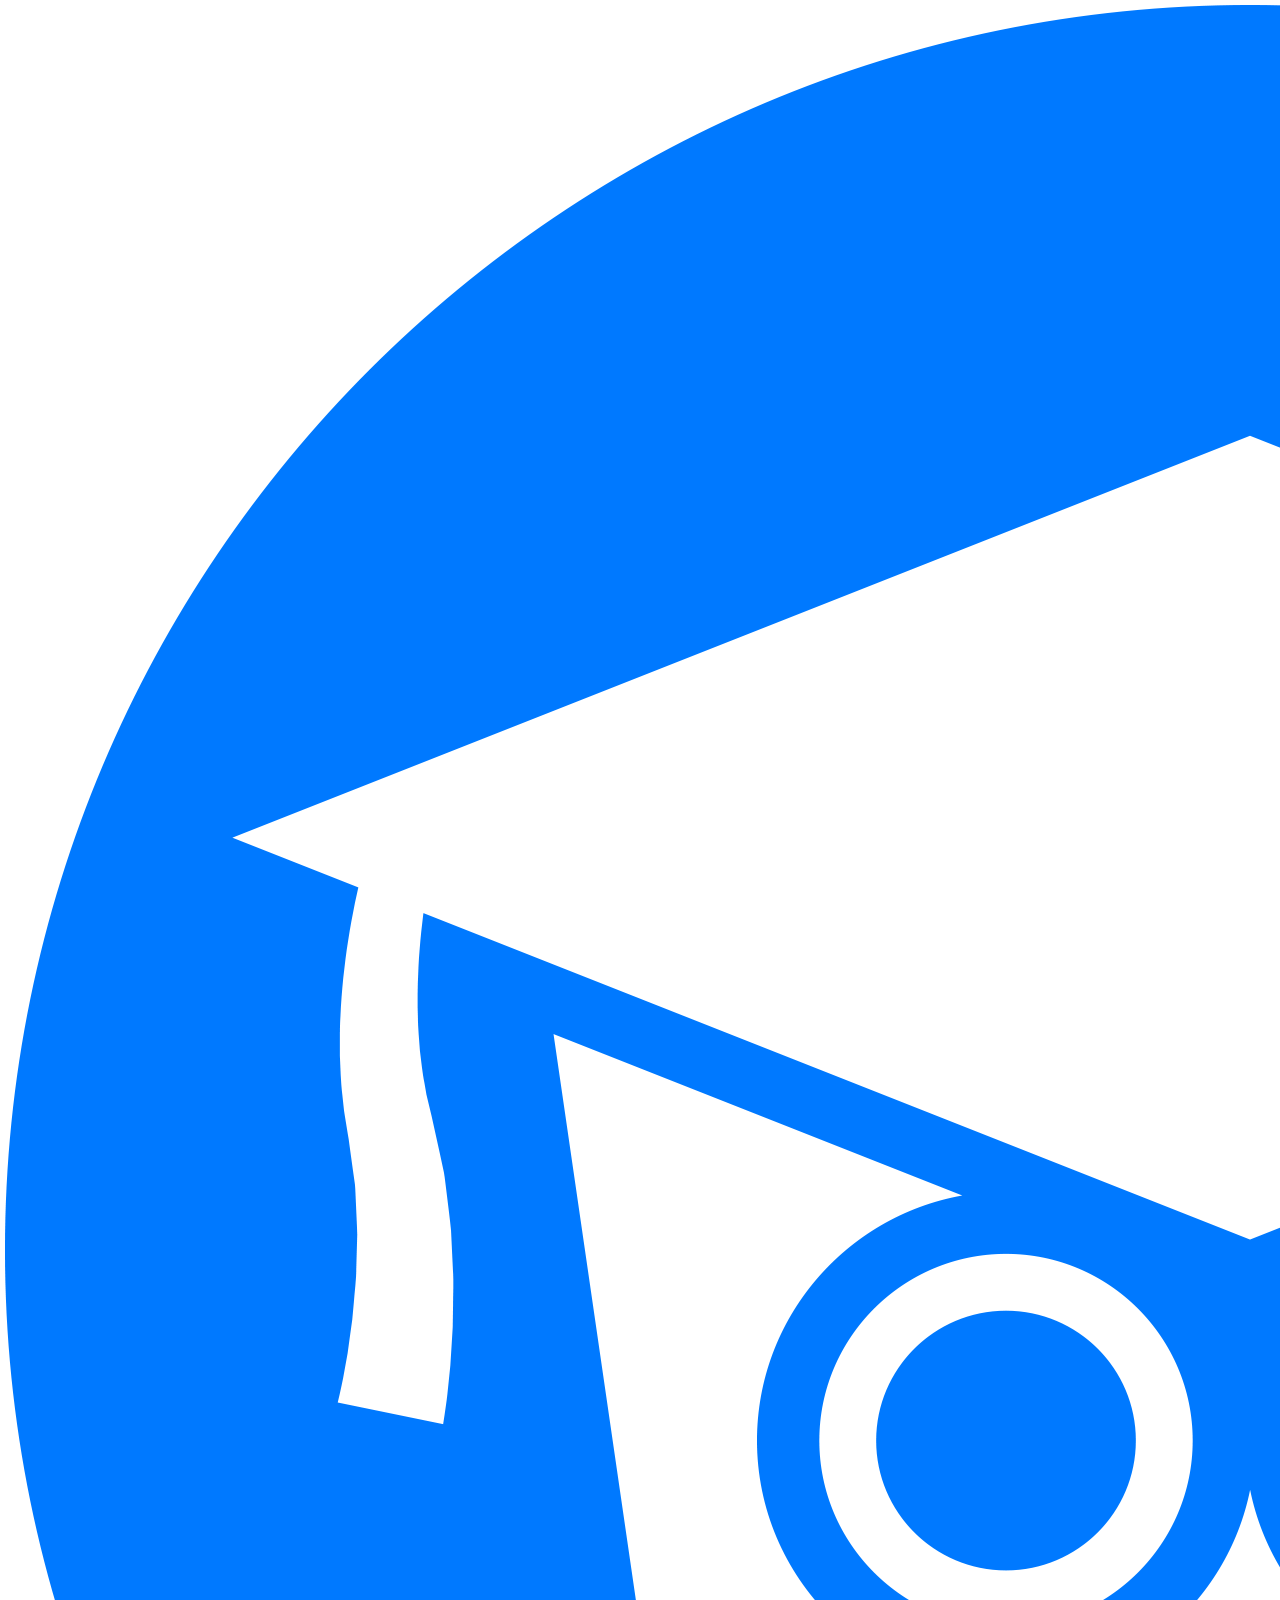
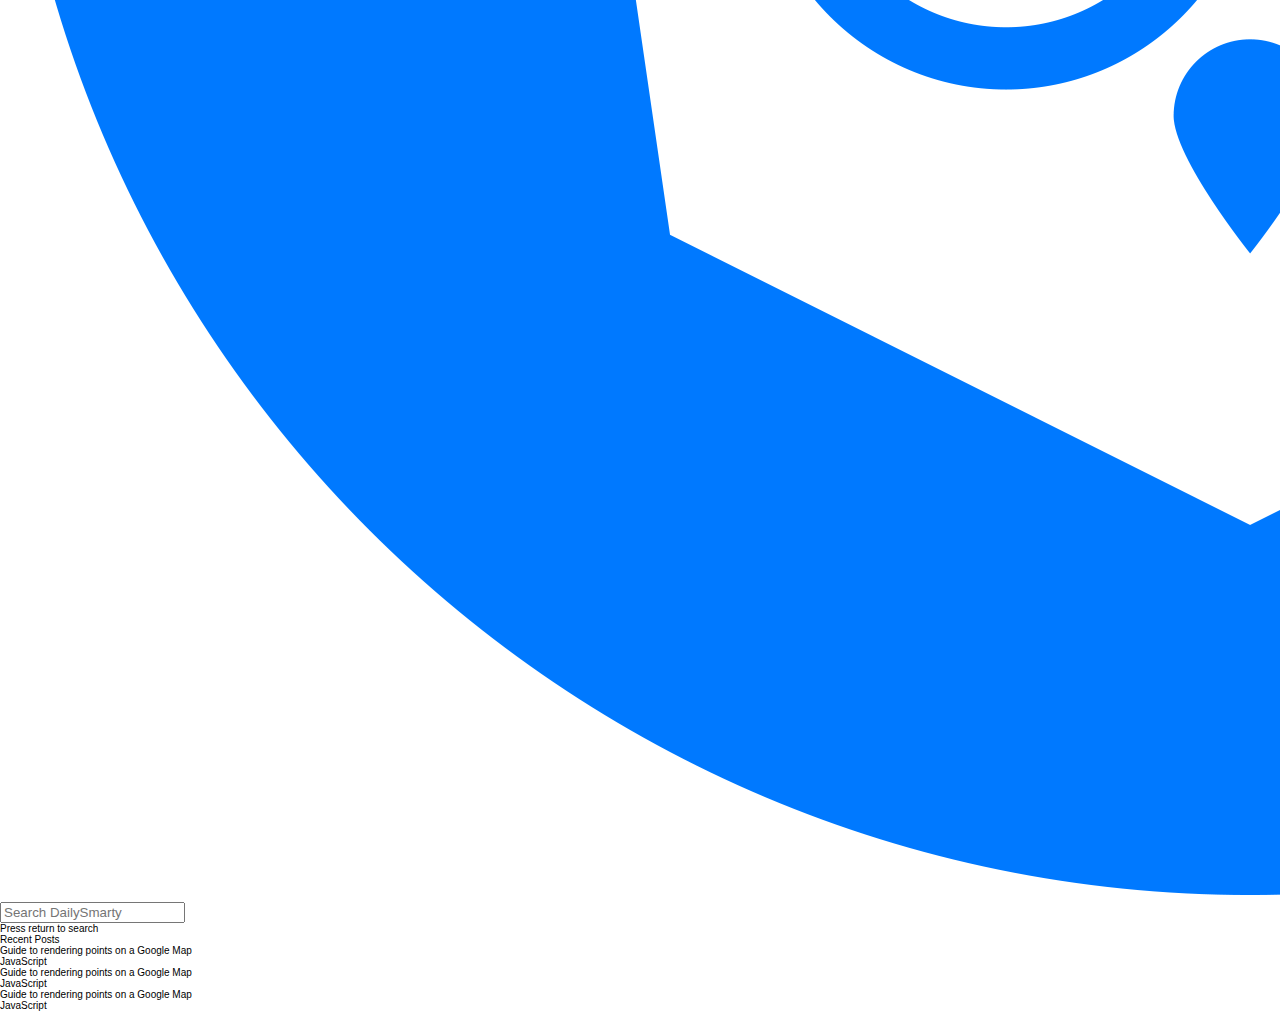
<file: attempt.html>
<!DOCTYPE html>
<html lang="en">
<head>
    <meta charset="UTF-8">
    <meta name="viewport" content="width=device-width, initial-scale=1.0">
    <title>Front End Search Implementation</title>
    <link rel="stylesheet" href="main.css">
</head>
<body>
    <div class="container_wrapper">
        <div class="logo_wrapper">
            <div class="logo">
                <img src="images/ds_circle_logo.png" alt="">
            </div>  
        </div>

        <div class="search_bar_wrapper">
            <div>
                <input type="text" placeholder="Search DailySmarty">
                
                <p>Press return to search</p>
            </div>
        </div>
        <div class="recent_posts_wrapper">
            <div>
                <div>
                    Recent Posts
                </div>
                
                <div>
                    <div>
                    Guide to rendering points on a Google Map
                    <div>
                        JavaScript
                    </div>
                    </div>
                    <div>
                    Guide to rendering points on a Google Map
                    <div>
                        JavaScript
                    </div>
                    </div>
                    <div>
                    Guide to rendering points on a Google Map
                    <div>
                        JavaScript
                    </div>
                    </div>
                </div>
            </div>
        </div>
    </div>
</body>
</html>
</file>
<file: main.css>
html {
    font-family: 'Lato', sans-serif;
    box-sizing: border-box;
    font-size: 62.5%;
}
*,
*::before,
*::after {
    margin: 0;
    box-sizing: inherit;
}
.container {
	display: grid;
	grid-template-columns: repeat(auto-fit, minmax(100px, 1fr));
	grid-template-columns: 1fr 1fr 1fr;
	justify-items: center;

}
.container-homepage {
    margin-top: 5em;
    align-items: center;
	height: 100vh;
}
.container-results {
    margin-top: 2em;
}
.homepage-logo {
	grid-column: 2;
	grid-row: 1;
}
.homepage-logo img {
	width: 10.5rem;
}
.search-bar {
	grid-column: 1/-1;
	grid-row: 2;
}

.search-bar input {
	width: 66vw;
	padding-left: 0.75em;
}
.homepage-search-bar input {
    height: 11.8rem;
}
.results-search-bar input {
    height: 5rem;
    margin-bottom: 1em;
    margin-top: 3em;
}
.search-bar input[type="text"] {
	font-size: 2.5em;
	font-family: "Font Awesome\ 5 Free", Arial, Helvetica, sans-serif;
	font-weight: 600;
	color: #585858;
	box-shadow: 2px 3px 20px 1px rgba(0, 0, 0, 0.1);
	border: 0px solid transparent;
	border-radius: 0.5rem;
}

.search-bar input[type="text"]::placeholder {
	font-family: "Font Awesome\ 5 Free", Arial, Helvetica, sans-serif;
	font-weight: 600;
	color: #a4a4a4a4;
}

.search-bar input[type="text"]:focus {
	outline: none;
	box-shadow: 2px 3px 20px 1px rgba(0, 0, 0, 0.3);
}

.search-bar p {
	color: #b3b3b3;
	font-size: 1.4rem;
	line-height: 1.7rem;
	margin-top: 2.3rem;
	text-align: right;
}
.recent-posts-wrapper {
	grid-column: 1/-1;
	grid-row: 3;
}
.recent-posts-heading {
	color: #2660f3;
	margin-bottom: 3rem;
	font-size: 1.4rem;
}
.recent-posts {
	display: grid;
	width: 66vw;
	grid-template-columns: repeat(auto-fit, minmax(100px, 1fr));
	gap: 2.5rem;
}
.recent-post-title {
	color: #535353;
	font-size: 1.4rem;
}
.recent-post-category {
	color: #999999;
	font-size: 1.2rem;
	font-weight: 600;
}
/*  Results Page Styles */
.results-posts-wrapper {
    grid-row: 3;
    grid-column: 1/-1;
    width: 66vw;
}
.post {
    margin-top: 3em;
    margin-bottom: 3em;
}
.category-name {
    color: #2660f3;
    margin-bottom: 1.5rem;
    font-size: 1.4rem;
}
.result-post-title a {
    counter-reset: #535353;
    text-decoration: none;
    font-size: 1.8rem;
}
.result-post-links-wrapper {
    margin-top: 2rem;
    display: grid;
    grid-template-columns: repeat(auto-fit, minmax(100px, 1fr));
    gap: 2rem;
}
.result-post-link {
    color: #553355;
    text-decoration: none;
    font-size: 1.4rem;
}
.result-post-link:hover {
    text-decoration: underline;
}
.results-logo {
    grid-row: 1;
    grid-column: 2;
    display: flex;
    justify-content: center;
    align-items: center;
}
.results-logo img {
    width: 50px;
}
</file>
